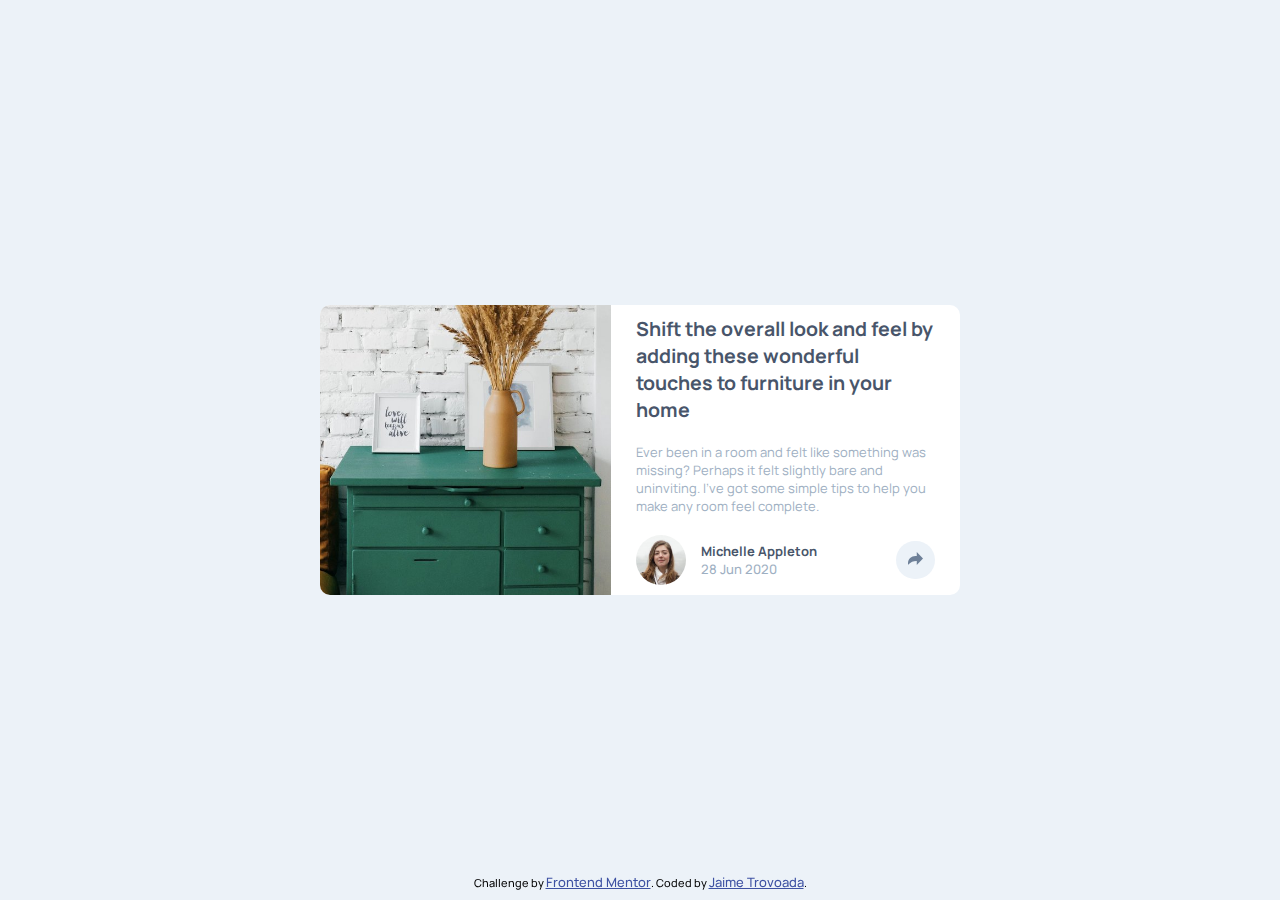
<file: index.html>
<!DOCTYPE html>
<html lang="en">

<head>
  <meta charset="UTF-8">
  <meta name="viewport" content="width=device-width, initial-scale=1.0">
  <!-- displays site properly based on user's device -->

  <link rel="icon" type="image/png" sizes="32x32" href="./images/favicon-32x32.png">
  <link rel="stylesheet" href="style.css">
  <title>Frontend Mentor | Article preview component</title>
</head>

<body>

  <div class="container">

    <div class="preview">
      <img src="./images/drawers.jpg" alt="drawers">
    </div>

    <div class="article">
      <div class="message">
        <p>Shift the overall look and feel by adding these wonderful
          touches to furniture in your home</p>
        <p> Ever been in a room and felt like something was missing? Perhaps
          it felt slightly bare and uninviting. I’ve got some simple tips
          to help you make any room feel complete.</p>
      </div>
    </div>

    <div class="inactive" id="info">
      <div id="person">
        <div id="avatar"><img src="./images/avatar-michelle.jpg" alt="Michelle's avatar"></div>
        <div>
          <p id="name">Michelle Appleton</p>
          <p id="date">28 Jun 2020</p>
        </div>

      </div>
      <div class="inactive" id="shareButton"><svg xmlns="http://www.w3.org/2000/svg" width="15" height="13">
          <path
            d="M15 6.495L8.766.014V3.88H7.441C3.33 3.88 0 7.039 0 10.936v2.049l.589-.612C2.59 10.294 5.422 9.11 8.39 9.11h.375v3.867L15 6.495z" />
        </svg></div>
    </div>
  </div>

<footer><div class="attribution">
    Challenge by <a href="https://www.frontendmentor.io?ref=challenge" target="_blank">Frontend Mentor</a>.
    Coded by <a href="#">Jaime Trovoada</a>.
  </div></footer>
  
  <script src="./script.js"></script>
</body>

</html>
</file>
<file: style.css>
@import url("https://fonts.googleapis.com/css2?family=Manrope:wght@500;700&display=swap");

* {
  font-family: "Manrope", sans-serif;
  font-size: 13px;
  margin: 0;
  padding: 0;
  font-weight: 500;
}

html,
body {
  height: 100%;
  display: grid;
  place-items: center;
  background-color: hsl(210, 46%, 95%);
}

.container {
  margin: 0 5%;
  box-sizing: border-box;
  display: grid;
  grid-template-rows: auto;
  background-color: #ffffff;
  border-radius: 10px;
}

.preview {
  box-sizing: border-box;
  border-radius: 10px 10px 0px 0px;
}

.preview > img {
  width: 100%;
  height: 100%;
  border-radius: 10px 10px 0px 0px;
  object-fit: cover;
  object-position: center;
}

.article {
  box-sizing: border-box;
  padding: 10px 25px;
}

.message > p:first-child {
  font-weight: 700;
  color: hsl(217, 19%, 35%);
  font-size: 1.5em;
  margin-bottom: 20px;
}

.message > p:last-child {
  font-weight: 400;
  color: hsl(212, 23%, 69%);
}

#info {
  display: grid;
  grid-template-columns: 1fr auto;
  align-items: center;
  padding: 10px 25px;
  transition: all 1s ease-out;
}

.inactive > svg {
  fill: #6e8098;
}

.active {
  background-color: hsl(217, 19%, 35%);
  border-radius: 0px 0px 10px 10px;
}

#person {
  display: flex;
  align-items: center;
}

#avatar {
  margin-right: 15px;
  width: 50px;
  height: 50px;
}

#avatar > img {
  width: 100%;
  height: 100%;
  border-radius: 360px;
}

#name {
  font-weight: 700;
  color: hsl(217, 19%, 35%);
}

#date {
  color: hsl(212, 23%, 69%);
}

#shareButton {
  justify-self: flex-end;
  padding: 10px 12px;
  border-radius: 360px;
  transition: all 1s ease-out;
  cursor: pointer;
  height: fit-content;
  width: fit-content;
  background-color: hsl(210, 46%, 95%);
}

.active > #shareButton {
  background-color: hsl(214, 17%, 51%);
}

.active > #shareButton > svg {
  fill: #ffffff;
}

.showShare {
  padding: 16px 20px;
  border-radius: 10px;
  display: flex;
  align-items: center;
  transition: all 1s ease-out;
  cursor: auto;
}

.showShare > span {
  font-weight: 300;
  color: hsl(210, 46%, 95%);
}

.showShare > div {
  height: 18px;
  width: 18px;
  margin: 0 10px;
}

.showShare > div > img {
  height: 100%;
  width: 100%;
}

footer {
  position: fixed;
  bottom: 0%;
  left: 50%;
  transform: translate(-50%, -50%);
}

.attribution {
  font-size: 11px;
  text-align: center;
}
.attribution a {
  color: hsl(228, 45%, 44%);
}

@media (min-width: 769px) {
  .container {
    margin: 0 25%;
    grid-template-rows: 1fr;
    grid-template-columns: 1fr 1.2fr;
  }

  .preview {
    border-radius: 10px 0px 0px 10px;
    grid-row: 1/3;
  }

  .preview > img {
    border-radius: 10px 0px 0px 10px;
  }

  /*   #info {
       grid-column: 2/3;
  } */

  #shareButton {
    position: relative;
  }

  #shareButton.active {
    background-color: hsl(214, 17%, 51%);
  }
  .active > svg {
    fill: #ffffff;
  }

  .showShare {
    width: fit-content;
    background-color: hsl(217, 19%, 35%);
    position: absolute;
    top: -80px;
    left: -200%;
  }
}
</file>
